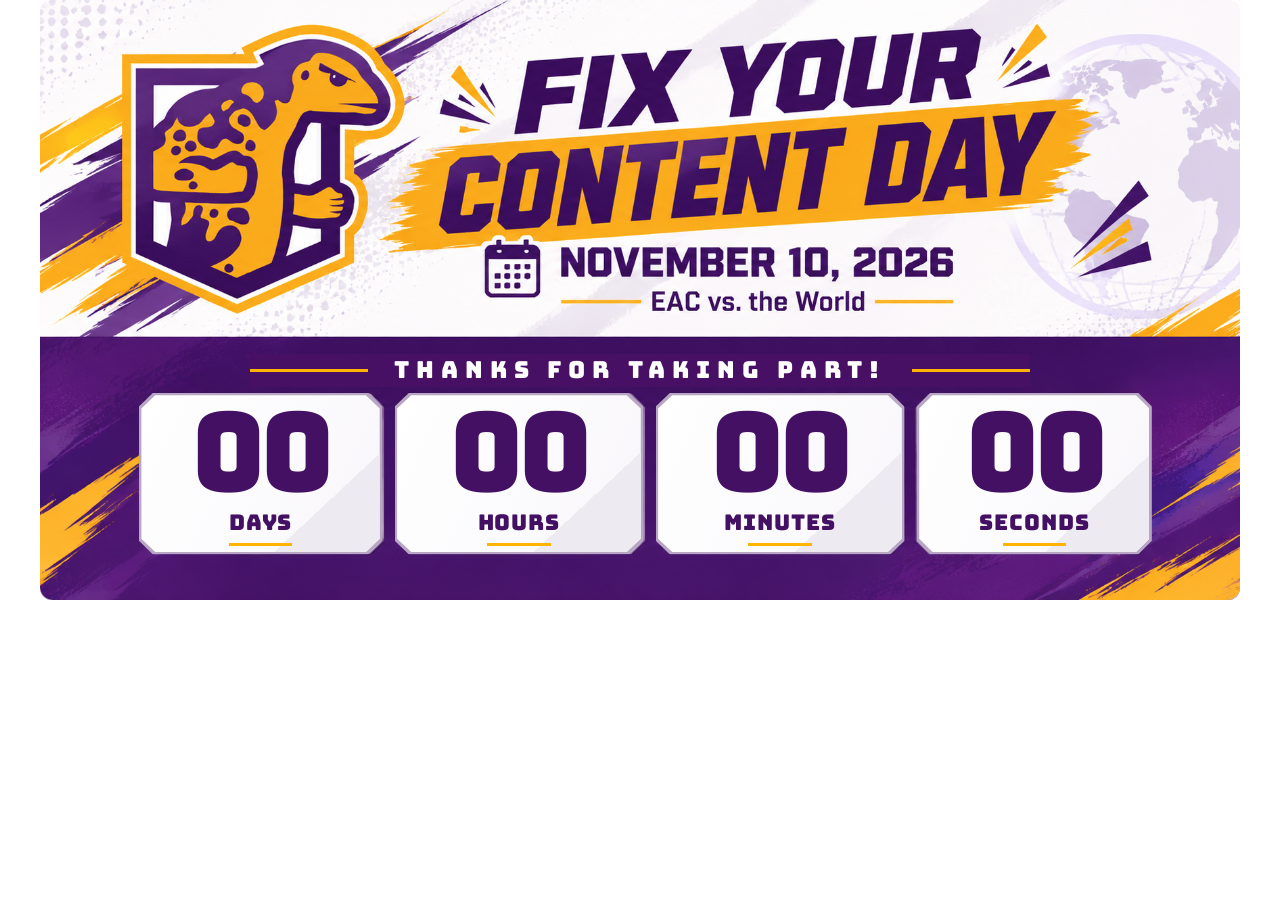
<file: eac-fix-your-content-day/index.html>
<!doctype html>
<html lang="en">
<head>
  <meta charset="utf-8">
  <meta name="viewport" content="width=device-width, initial-scale=1">
  <meta name="color-scheme" content="light">
  <meta name="description" content="Eastern Arizona College Fix Your Content Day countdown to November 10, 2026, at midnight Arizona time.">
  <title>EAC Fix Your Content Day — November 10, 2026</title>
  <link rel="preload" href="assets/fonts/Bungee-Regular.ttf" as="font" type="font/ttf" crossorigin>
  <link rel="stylesheet" href="assets/widget.css">
  <script src="assets/countdown.js" defer></script>
</head>
<body>
  <main class="widget" aria-labelledby="event-title">
    <header class="artwork-header">
      <!-- The original supplied artwork is unchanged. CSS shows its header only;
           the static example countdown never appears in this image window. -->
      <img class="header-image" src="assets/eac-fycd-artwork.png" width="1774" height="887" alt="" fetchpriority="high">
      <h1 id="event-title" class="sr-only">Eastern Arizona College — Fix Your Content Day</h1>
      <p class="sr-only">November 10, 2026. EAC vs. the World.</p>
    </header>

    <p class="mobile-date" aria-hidden="true">
      <strong>November 10, 2026</strong><span>EAC vs. the World</span>
    </p>

    <section class="countdown-panel" aria-labelledby="countdown-heading">
      <div class="heading-row">
        <h2 id="countdown-heading">Countdown to Game Day</h2>
      </div>
      <div id="countdown" class="countdown" role="timer" aria-live="off"
           aria-label="Countdown to November 10, 2026, at midnight Arizona time."
           aria-describedby="countdown-help">
        <div class="count-card"><div class="card-face">
          <span class="number" id="days">—</span><span class="unit">Days</span>
        </div></div>
        <div class="count-card"><div class="card-face">
          <span class="number" id="hours">—</span><span class="unit">Hours</span>
        </div></div>
        <div class="count-card"><div class="card-face">
          <span class="number" id="minutes">—</span><span class="unit">Minutes</span>
        </div></div>
        <div class="count-card"><div class="card-face">
          <span class="number" id="seconds">—</span><span class="unit">Seconds</span>
        </div></div>
      </div>
      <p id="event-status" class="sr-only" role="status" aria-atomic="true"></p>
      <p id="countdown-help" class="sr-only">The display updates every second. The countdown ends November 10, 2026, at midnight Arizona time, UTC minus 7.</p>
    </section>

    <noscript><p class="no-script">Fix Your Content Day starts November 10, 2026, at 12:00 a.m. Arizona time (UTC−7). Enable JavaScript for the live countdown.</p></noscript>
  </main>
</body>
</html>
</file>
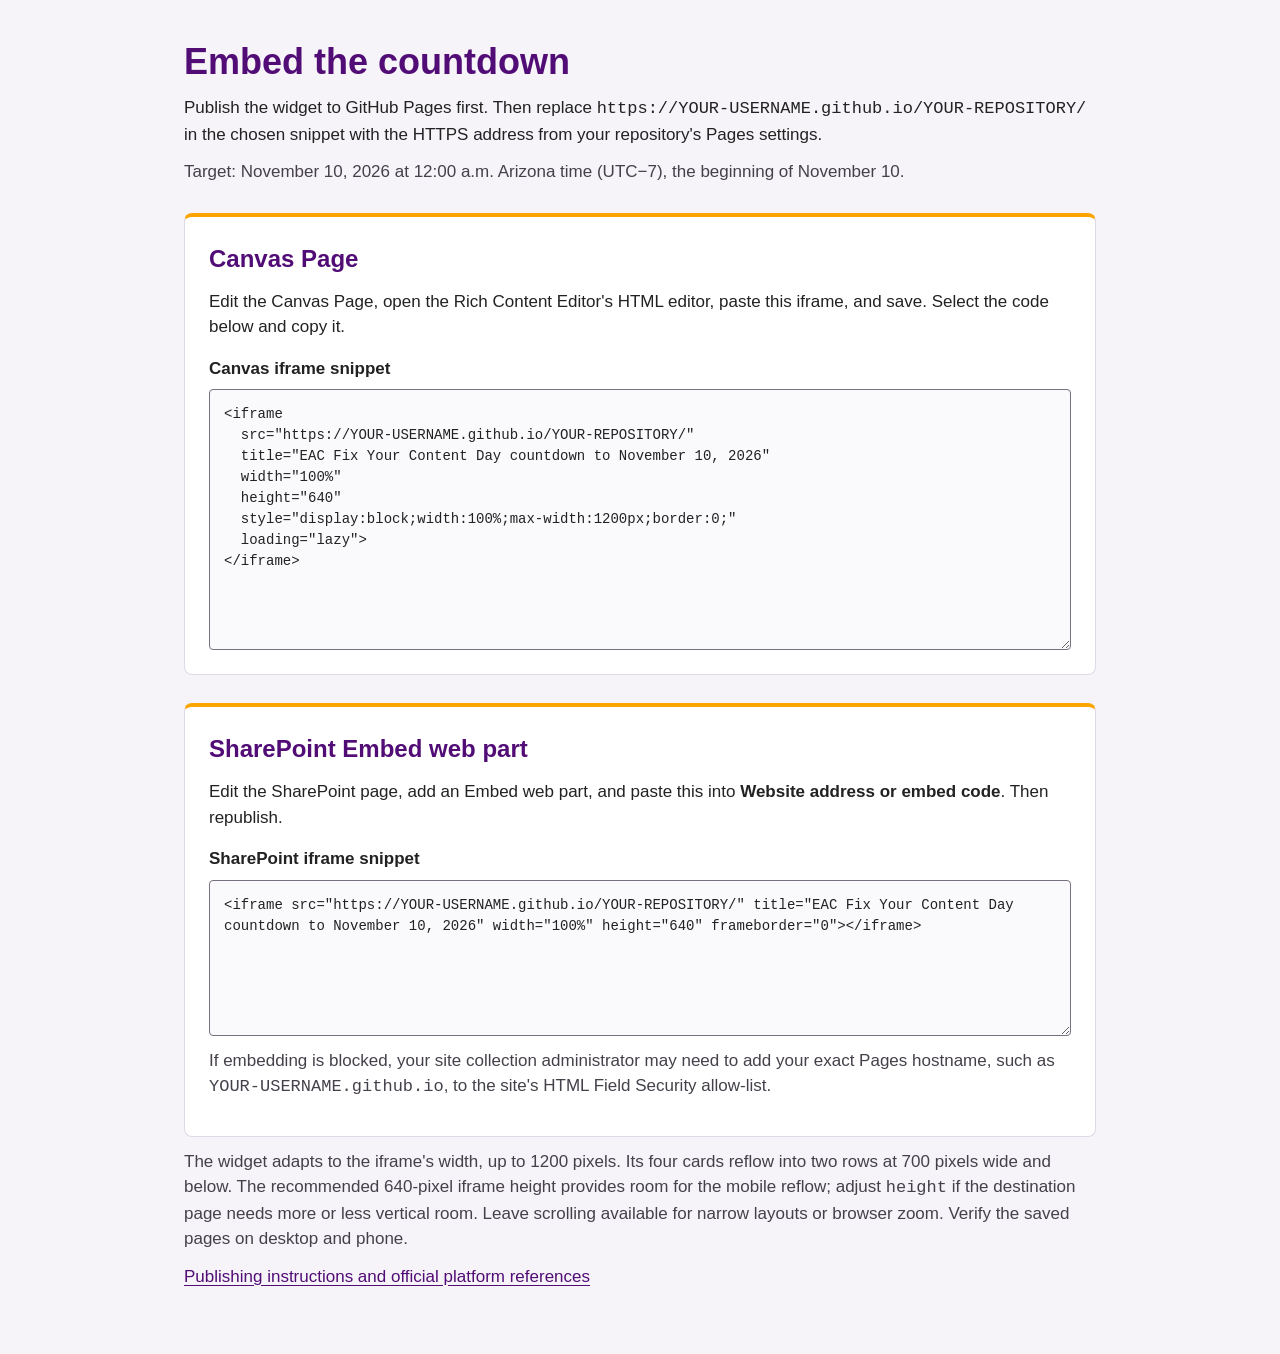
<file: eac-fix-your-content-day/embed-snippets.html>
<!doctype html>
<html lang="en">
<head>
  <meta charset="utf-8">
  <meta name="viewport" content="width=device-width, initial-scale=1">
  <title>Embed the EAC Fix Your Content Day countdown</title>
  <style>
    * { box-sizing: border-box; }
    body { margin: 0; background: #f6f4f8; color: #222; font: 17px/1.5 Arial, Helvetica, sans-serif; }
    main { max-width: 960px; margin: 0 auto; padding: 40px 24px 56px; }
    h1 { margin: 0 0 12px; color: #510c76; font-size: clamp(26px, 4vw, 36px); line-height: 1.2; }
    h2 { color: #510c76; margin: 0 0 12px; font-size: 24px; }
    section { margin-top: 28px; padding: 24px; background: white; border: 1px solid #dfd8e5; border-top: 4px solid #fea400; border-radius: 8px; }
    p { margin: 12px 0; }
    label { display: block; margin: 16px 0 8px; font-weight: bold; }
    textarea { display: block; width: 100%; padding: 14px; border: 1px solid #79717f; border-radius: 4px; background: #faf9fb; color: #222; font: 14px/1.5 Consolas, monospace; resize: vertical; }
    textarea:focus { outline: 3px solid #510c76; outline-offset: 3px; }
    code { overflow-wrap: anywhere; }
    a { color: #510c76; text-underline-offset: .2em; }
    a:focus-visible { outline: 3px solid #510c76; outline-offset: 3px; }
    .note { color: #45404a; }
    @media (max-width: 480px) { main { padding: 24px 16px; } section { padding: 18px; } }
  </style>
</head>
<body>
  <main>
    <h1>Embed the countdown</h1>
    <p>Publish the widget to GitHub Pages first. Then replace <code>https://YOUR-USERNAME.github.io/YOUR-REPOSITORY/</code> in the chosen snippet with the HTTPS address from your repository's Pages settings.</p>
    <p class="note">Target: November 10, 2026 at 12:00 a.m. Arizona time (UTC−7), the beginning of November 10.</p>

    <section aria-labelledby="canvas-heading">
      <h2 id="canvas-heading">Canvas Page</h2>
      <p>Edit the Canvas Page, open the Rich Content Editor's HTML editor, paste this iframe, and save. Select the code below and copy it.</p>
      <label for="canvas-code">Canvas iframe snippet</label>
      <textarea id="canvas-code" readonly rows="11" spellcheck="false">&lt;iframe
  src="https://YOUR-USERNAME.github.io/YOUR-REPOSITORY/"
  title="EAC Fix Your Content Day countdown to November 10, 2026"
  width="100%"
  height="640"
  style="display:block;width:100%;max-width:1200px;border:0;"
  loading="lazy"&gt;
&lt;/iframe&gt;</textarea>
    </section>

    <section aria-labelledby="sharepoint-heading">
      <h2 id="sharepoint-heading">SharePoint Embed web part</h2>
      <p>Edit the SharePoint page, add an Embed web part, and paste this into <strong>Website address or embed code</strong>. Then republish.</p>
      <label for="sharepoint-code">SharePoint iframe snippet</label>
      <textarea id="sharepoint-code" readonly rows="6" spellcheck="false">&lt;iframe src="https://YOUR-USERNAME.github.io/YOUR-REPOSITORY/" title="EAC Fix Your Content Day countdown to November 10, 2026" width="100%" height="640" frameborder="0"&gt;&lt;/iframe&gt;</textarea>
      <p class="note">If embedding is blocked, your site collection administrator may need to add your exact Pages hostname, such as <code>YOUR-USERNAME.github.io</code>, to the site's HTML Field Security allow-list.</p>
    </section>

    <p class="note">The widget adapts to the iframe's width, up to 1200 pixels. Its four cards reflow into two rows at 700 pixels wide and below. The recommended 640-pixel iframe height provides room for the mobile reflow; adjust <code>height</code> if the destination page needs more or less vertical room. Leave scrolling available for narrow layouts or browser zoom. Verify the saved pages on desktop and phone.</p>
    <p><a href="README.md">Publishing instructions and official platform references</a></p>
  </main>
</body>
</html>
</file>
<file: eac-fix-your-content-day/assets/widget.css>
@font-face {
  font-family: Bungee;
  src: url("fonts/Bungee-Regular.ttf") format("truetype");
  font-weight: 400;
  font-style: normal;
  font-display: swap;
}

:root {
  font-family: Arial, Helvetica, sans-serif;
  color: #42105e;
  background: transparent;
  color-scheme: light;
}

* { box-sizing: border-box; }
body { margin: 0; }

.widget {
  width: 100%;
  max-width: 1200px;
  margin-inline: auto;
  container-type: inline-size;
  border-radius: 12px;
  overflow: hidden;
  background: #fff;
}

.artwork-header {
  position: relative;
  aspect-ratio: 1774 / 498;
  overflow: hidden;
  background: #fcfafc;
}

.header-image {
  display: block;
  width: 100%;
  height: auto;
}

.mobile-date { display: none; }

.countdown-panel {
  position: relative;
  isolation: isolate;
  aspect-ratio: 1774 / 389;
  background: #4d126b url("eac-fycd-artwork.png") center bottom / 100% auto no-repeat;
}

/* Keep the original brushwork and gold accents. The original example cards and
   heading are completely covered by their live, semantic HTML replacements. */
.heading-row {
  position: absolute;
  top: 6.5%;
  left: 17.5%;
  width: 65%;
  min-height: 12.5%;
  display: flex;
  align-items: center;
  justify-content: center;
  gap: 2.2cqw;
  background: #471064;
}

.heading-row::before, .heading-row::after {
  content: "";
  flex: 1;
  height: .26cqw;
  background: #ffb400;
}

h2 {
  margin: 0;
  color: #fff;
  font: 400 1.95cqw / 1.3 Bungee, Impact, sans-serif;
  letter-spacing: .57cqw;
  text-align: center;
  text-transform: uppercase;
}

.countdown {
  position: absolute;
  top: 21.25%;
  left: 8.25%;
  width: 84.4%;
  height: 61.45%;
  display: grid;
  grid-template-columns: 360fr 368fr 368fr 348fr;
  column-gap: 1.05cqw;
}

.count-card, .card-face {
  clip-path: polygon(5.8% 0, 94.2% 0, 100% 8.5%, 100% 91.5%, 94.2% 100%, 5.8% 100%, 0 91.5%, 0 8.5%);
}

.count-card {
  padding: max(2px, .2cqw);
  background: #b8a6c4;
  min-width: 0;
}

.card-face {
  height: 100%;
  display: flex;
  flex-direction: column;
  align-items: center;
  justify-content: center;
  background: linear-gradient(137deg, transparent 74%, #eeeaf2 74%), linear-gradient(115deg, #fff, #f8f6fa);
  color: #441064;
}

.number {
  display: block;
  font: 400 9.1cqw / .95 Bungee, Impact, sans-serif;
  font-variant-numeric: tabular-nums;
  letter-spacing: -.35cqw;
  transform: scaleX(.92);
  margin-inline: -.8cqw;
}

.unit {
  display: block;
  margin-top: .4cqw;
  font: 400 1.8cqw / 1.25 Bungee, Impact, sans-serif;
  letter-spacing: .08cqw;
  text-transform: uppercase;
}

.unit::after {
  content: "";
  display: block;
  width: 5.3cqw;
  height: .3cqw;
  margin: .55cqw auto 0;
  background: #ffb400;
}

.no-script { margin: 0; padding: 12px 16px; line-height: 1.5; }

.sr-only {
  position: absolute;
  width: 1px;
  height: 1px;
  padding: 0;
  margin: -1px;
  overflow: hidden;
  clip: rect(0, 0, 0, 0);
  white-space: nowrap;
  border: 0;
}

@media (max-width: 700px) {
  .widget { border-radius: 8px; }
  .mobile-date {
    display: flex;
    flex-wrap: wrap;
    justify-content: center;
    align-items: center;
    gap: 3px 14px;
    min-height: 50px;
    margin: 0;
    padding: 7px 12px;
    font-size: 14px;
    line-height: 1.3;
    color: #441064;
    background: #faf8fc;
  }
  .mobile-date strong { text-transform: uppercase; }
  .countdown-panel {
    aspect-ratio: auto;
    padding: 20px 20px 24px;
    background: #4d126b url("panel-brushwork.svg") center / cover no-repeat;
  }
  .heading-row {
    position: static;
    width: auto;
    min-height: 0;
    margin-bottom: 16px;
    gap: 10px;
    background: transparent;
  }
  .heading-row::before, .heading-row::after { height: 3px; }
  h2 { font-size: 15px; letter-spacing: 2px; }
  .countdown {
    position: static;
    width: 100%;
    height: auto;
    grid-template-columns: repeat(2, minmax(0, 1fr));
    gap: 12px;
  }
  .count-card { height: 140px; padding: 2px; }
  .number { font-size: 76px; letter-spacing: -3px; margin: 0; }
  .unit { margin-top: 3px; font-size: 16px; letter-spacing: .5px; }
  .unit::after { width: 54px; height: 3px; margin-top: 7px; }
}

@media (max-width: 380px) {
  .countdown-panel { padding-inline: 14px; }
  .heading-row::before, .heading-row::after { display: none; }
  h2 { font-size: 14px; letter-spacing: 1.8px; }
  .number { font-size: 66px; }
  .unit { font-size: 14px; }
}

@media (forced-colors: active) {
  .count-card { background: CanvasText; }
  .card-face, .heading-row { background: Canvas; color: CanvasText; }
  h2 { color: CanvasText; }
  .unit::after { background: CanvasText; }
}
</file>
